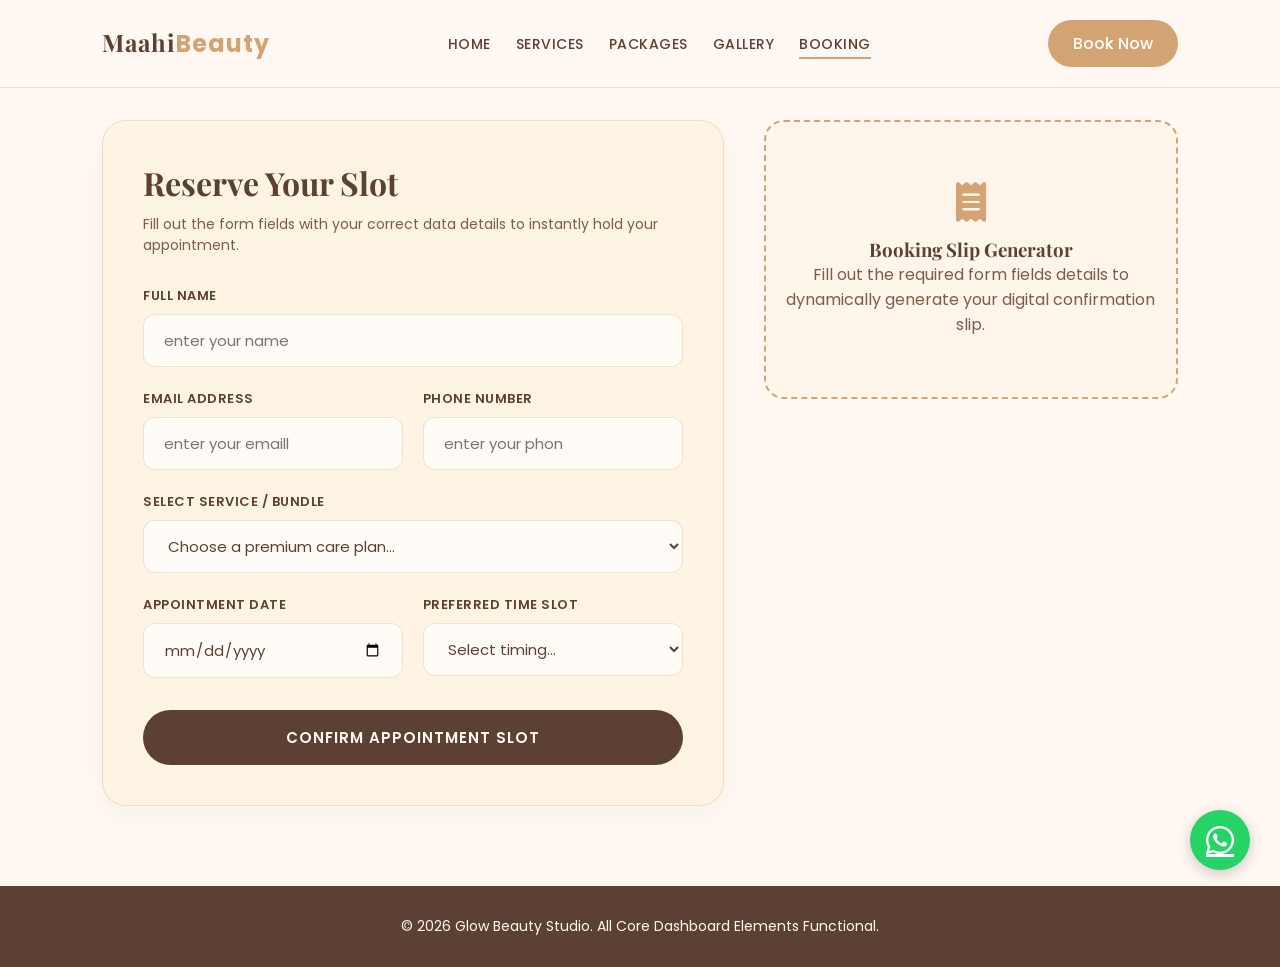
<file: booking.html>
<!DOCTYPE html>
<html lang="en">
<head>
    <meta charset="UTF-8">
    <meta name="viewport" content="width=device-width, initial-scale=1.0">
    <title>Book an Appointment | Glow Beauty Studio</title>
    <!-- Google Fonts & FontAwesome -->
    <link href="https://fonts.googleapis.com/css2?family=Playfair+Display:ital,wght=0,400..900;1,400..900&family=Poppins:wght=300;400;500;600;700&display=swap" rel="stylesheet">
    <link rel="stylesheet" href="https://cdnjs.cloudflare.com/ajax/libs/font-awesome/6.4.0/css/all.min.css">
    
    <style>
        /* --- CORE CONFIGURATION & THEME --- */
        :root {
            --bg-color: #FFF8F3;
            --rose-gold: #D4A373;
            --peach: #FFD6BA;
            --cream: #FAEDCD;
            --dark-brown: #5C4033;
            --glass-bg: rgba(250, 237, 205, 0.4);
            --glass-border: rgba(212, 163, 115, 0.3);
            --white: #ffffff;
            --transition: all 0.4s ease;
        }

        * {
            margin: 0;
            padding: 0;
            box-sizing: border-box;
            font-family: 'Poppins', sans-serif;
        }

        html {
            scroll-behavior: smooth;
        }

        body {
            background-color: var(--bg-color);
            color: var(--dark-brown);
            overflow-x: hidden;
        }

        h1, h2, h3, h4, .brand-logo {
            font-family: 'Playfair Display', serif;
            color: var(--dark-brown);
        }

        /* --- SCROLL PROGRESS BAR --- */
        #progress-bar {
            position: fixed;
            top: 0;
            left: 0;
            height: 4px;
            background: linear-gradient(to right, var(--rose-gold), var(--dark-brown));
            width: 0%;
            z-index: 9999;
        }

        /* --- NAVIGATION BAR --- */
        .navbar {
            position: fixed;
            top: 0;
            left: 0;
            width: 100%;
            padding: 20px 8%;
            background: rgba(255, 248, 243, 0.9);
            backdrop-filter: blur(10px);
            display: flex;
            justify-content: space-between;
            align-items: center;
            z-index: 1000;
            border-bottom: 1px solid var(--glass-border);
        }

        .brand-logo {
            font-size: 24px;
            font-weight: 700;
            letter-spacing: 1px;
        }

        .brand-logo span {
            color: var(--rose-gold);
        }

        .nav-links {
            display: flex;
            list-style: none;
            gap: 25px;
        }

        .nav-links a {
            font-size: 14px;
            font-weight: 500;
            text-transform: uppercase;
            letter-spacing: 0.5px;
            transition: var(--transition);
            position: relative;
            text-decoration: none;
            color: inherit;
        }

        .nav-links a::after {
            content: '';
            position: absolute;
            bottom: -5px;
            left: 0;
            width: 0;
            height: 2px;
            background-color: var(--rose-gold);
            transition: var(--transition);
        }

        .nav-links a:hover::after, .nav-links a.active::after {
            width: 100%;
        }

        .nav-links a:hover {
            color: var(--rose-gold);
        }

        .cta-btn {
            background-color: var(--rose-gold);
            color: var(--white);
            padding: 10px 24px;
            border-radius: 30px;
            font-weight: 500;
            border: 1px solid transparent;
            transition: var(--transition);
            text-decoration: none;
        }

        /* --- BOOKING LAYOUT WRAPPER --- */
        .booking-section {
            padding: 120px 8% 80px 8%;
            display: grid;
            grid-template-columns: 1.2fr 0.8fr;
            gap: 40px;
            align-items: start;
        }

        @media (max-width: 992px) {
            .booking-section {
                grid-template-columns: 1fr;
            }
        }

        /* --- FORM CONTAINER STYLING --- */
        .booking-card {
            background: var(--glass-bg);
            backdrop-filter: blur(15px);
            -webkit-backdrop-filter: blur(15px);
            border: 1px solid var(--glass-border);
            border-radius: 24px;
            padding: 40px;
            box-shadow: 0 10px 30px rgba(92, 64, 51, 0.04);
        }

        .booking-card h2 {
            font-size: 32px;
            margin-bottom: 10px;
        }

        .booking-card p {
            font-size: 14px;
            color: #7c5c4c;
            margin-bottom: 30px;
        }

        .form-group {
            margin-bottom: 22px;
        }

        .form-group label {
            display: block;
            font-size: 13px;
            font-weight: 600;
            text-transform: uppercase;
            letter-spacing: 0.5px;
            margin-bottom: 8px;
            color: var(--dark-brown);
        }

        .form-group input, .form-group select {
            width: 100%;
            padding: 14px 20px;
            border-radius: 12px;
            border: 1px solid var(--glass-border);
            background-color: rgba(255, 255, 255, 0.7);
            font-size: 15px;
            color: var(--dark-brown);
            outline: none;
            transition: var(--transition);
        }

        .form-group input:focus, .form-group select:focus {
            border-color: var(--rose-gold);
            background-color: var(--white);
            box-shadow: 0 0 10px rgba(212, 163, 115, 0.15);
        }

        .form-row {
            display: grid;
            grid-template-columns: 1fr 1fr;
            gap: 20px;
        }

        @media (max-width: 576px) {
            .form-row {
                grid-template-columns: 1fr;
            }
        }

        .submit-booking-btn {
            width: 100%;
            background-color: var(--dark-brown);
            color: var(--bg-color);
            border: none;
            padding: 16px;
            border-radius: 30px;
            font-size: 15px;
            font-weight: 600;
            text-transform: uppercase;
            letter-spacing: 1px;
            cursor: pointer;
            transition: var(--transition);
            margin-top: 10px;
        }

        .submit-booking-btn:hover {
            background-color: var(--rose-gold);
            color: var(--white);
            box-shadow: 0 5px 20px rgba(212, 163, 115, 0.3);
        }

        /* --- DYNAMIC DIGITAL RECEIPT SLIP --- */
        .receipt-container {
            background-color: var(--white);
            border: 1px solid var(--glass-border);
            border-radius: 20px;
            padding: 35px;
            box-shadow: 0 15px 35px rgba(92, 64, 51, 0.06);
            position: relative;
            display: none; /* Hidden until form submission */
            animation: slideIn 0.5s ease forwards;
        }

        @keyframes slideIn {
            from { opacity: 0; transform: translateY(20px); }
            to { opacity: 1; transform: translateY(0); }
        }

        /* Jagged bottom effect mimicking real receipt paper texture */
        .receipt-container::after {
            content: "";
            position: absolute;
            bottom: -10px;
            left: 0;
            width: 100%;
            height: 100%;
            background-image: linear-gradient(-45deg, var(--bg-color) 5px, transparent 0), linear-gradient(45deg, var(--bg-color) 5px, transparent 0);
            background-size: 10px 10px;
            background-repeat: repeat-x;
            background-position: bottom;
            pointer-events: none;
            z-index: 1;
        }

        .receipt-header {
            text-align: center;
            border-bottom: 2px dashed var(--peach);
            padding-bottom: 20px;
            margin-bottom: 20px;
        }

        .receipt-header h3 {
            font-size: 24px;
            letter-spacing: 0.5px;
        }

        .receipt-header p {
            font-size: 12px;
            color: #7c5c4c;
            text-transform: uppercase;
        }

        .receipt-row {
            display: flex;
            justify-content: space-between;
            margin-bottom: 14px;
            font-size: 14px;
        }

        .receipt-row label {
            color: #7c5c4c;
            font-weight: 500;
        }

        .receipt-row span {
            font-weight: 600;
            color: var(--dark-brown);
        }

        .receipt-total {
            border-top: 2px dashed var(--peach);
            margin-top: 20px;
            padding-top: 20px;
            display: flex;
            justify-content: space-between;
            align-items: center;
        }

        .receipt-total h4 {
            font-size: 18px;
            text-transform: uppercase;
        }

        .receipt-total .price-tag {
            font-size: 22px;
            font-weight: 700;
            color: var(--rose-gold);
        }

        .success-badge {
            background-color: #e8f5e9;
            color: #2e7d32;
            padding: 6px 16px;
            border-radius: 20px;
            font-size: 12px;
            font-weight: 600;
            display: inline-block;
            margin-bottom: 15px;
        }

        /* Placeholder layout state when no receipt is generated */
        .receipt-placeholder {
            background: rgba(250, 237, 205, 0.2);
            border: 2px dashed var(--rose-gold);
            border-radius: 20px;
            padding: 60px 20px;
            text-align: center;
            color: #7c5c4c;
        }

        .receipt-placeholder i {
            font-size: 40px;
            color: var(--rose-gold);
            margin-bottom: 15px;
        }

        /* --- FLOATING UTILITIES --- */
        .whatsapp-float {
            position: fixed;
            bottom: 30px;
            right: 30px;
            background-color: #25d366;
            color: white;
            width: 60px;
            height: 60px;
            border-radius: 50%;
            display: flex;
            align-items: center;
            justify-content: center;
            font-size: 32px;
            box-shadow: 0 4px 15px rgba(0,0,0,0.2);
            z-index: 999;
        }

        /* --- FOOTER --- */
        footer {
            background-color: var(--dark-brown);
            color: var(--bg-color);
            padding: 30px 8%;
            text-align: center;
            font-size: 14px;
        }
    </style>
</head>
<body>

    <!-- Scroll Progress Bar -->
    <div id="progress-bar"></div>

    <!-- Navbar -->
    <nav class="navbar">
        <div class="brand-logo">Maahi<span>Beauty</span></div>
        <ul class="nav-links">
            <li><a href="index.html">Home</a></li>
            <li><a href="services.html">Services</a></li>
            <li><a href="packages.html">Packages</a></li>
            <li><a href="gallery.html">Gallery</a></li>
            <li><a href="booking.html" class="active">Booking</a></li>
        </ul>
        <a href="#" class="cta-btn">Book Now</a>
    </nav>

    <!-- Booking Main Core Layout -->
    <section class="booking-section">
        
        <!-- Form Left Block -->
        <div class="booking-card">
            <h2>Reserve Your Slot</h2>
            <p>Fill out the form fields with your correct data details to instantly hold your appointment.</p>
            
            <form id="appointmentForm" onsubmit="generateReceipt(event)">
                <div class="form-group">
                    <label for="fullName">Full Name</label>
                    <input type="text" id="fullName" placeholder="enter your name" required>
                </div>

                <div class="form-row">
                    <div class="form-group">
                        <label for="emailAddr">Email Address</label>
                        <input type="email" id="emailAddr" placeholder="enter your emaill" required>
                    </div>
                    <div class="form-group">
                        <label for="phoneNum">Phone Number</label>
                        <input type="tel" id="phoneNum" placeholder="enter your phon" required>
                    </div>
                </div>

                <div class="form-group">
                    <label for="serviceSelect">Select Service / Bundle</label>
                    <select id="serviceSelect" required onchange="updateEstimatedPrice()">
                        <option value="" disabled selected>Choose a premium care plan...</option>
                        <option value="Advanced Hydra Facial" data-price="6,500">Advanced Hydra Facial — Rs. 6,500</option>
                        <option value="Premium Glow Bundle" data-price="9,990">Premium Glow Bundle — Rs. 9,990</option>
                        <option value="Royal Elite Bridal Glam" data-price="45,000">Royal Elite Bridal Glam — Rs. 45,000</option>
                        <option value="Premium Hair Cut & Styling" data-price="4,500">Premium Hair Cut & Styling — Rs. 4,500</option>
                        <option value="Luxury Manicure & Pedicure" data-price="4,000">Luxury Manicure & Pedicure — Rs. 4,000</option>
                    </select>
                </div>

                <div class="form-row">
                    <div class="form-group">
                        <label for="bookDate">Appointment Date</label>
                        <input type="date" id="bookDate" required>
                    </div>
                    <div class="form-group">
                        <label for="bookTime">Preferred Time Slot</label>
                        <select id="bookTime" required>
                            <option value="" disabled selected>Select timing...</option>
                            <option value="12:00 PM - 02:00 PM">12:00 PM - 02:00 PM</option>
                            <option value="02:00 PM - 04:00 PM">02:00 PM - 04:00 PM</option>
                            <option value="04:00 PM - 06:00 PM">04:00 PM - 06:00 PM</option>
                            <option value="06:00 PM - 08:00 PM">06:00 PM - 08:00 PM</option>
                        </select>
                    </div>
                </div>

                <button type="submit" class="submit-booking-btn">Confirm Appointment Slot</button>
            </form>
        </div>

        <!-- Receipt Right Block -->
        <div>
            <!-- Default Placeholder State -->
            <div class="receipt-placeholder" id="placeholder-box">
                <i class="fa-solid fa-receipt"></i>
                <h3>Booking Slip Generator</h3>
                <p>Fill out the required form fields details to dynamically generate your digital confirmation slip.</p>
            </div>

            <!-- Live Generated Receipt Box -->
            <div class="receipt-container" id="receipt-box">
                <div class="receipt-header">
                    <div class="success-badge"><i class="fa-solid fa-circle-check"></i> Slot Confirmed</div>
                    <h3>Glow Beauty Studio</h3>
                    <p>Karachi, Pakistan • Booking Receipt</p>
                </div>

                <div class="receipt-row">
                    <label>Client Name:</label>
                    <span id="rcpt-name">-</span>
                </div>
                <div class="receipt-row">
                    <label>Phone Line:</label>
                    <span id="rcpt-phone">-</span>
                </div>
                <div class="receipt-row">
                    <label>Chosen Service:</label>
                    <span id="rcpt-service">-</span>
                </div>
                <div class="receipt-row">
                    <label>Selected Date:</label>
                    <span id="rcpt-date">-</span>
                </div>
                <div class="receipt-row">
                    <label>Timing Slot:</label>
                    <span id="rcpt-time">-</span>
                </div>

                <div class="receipt-total">
                    <h4>Total Estimated</h4>
                    <div class="price-tag" id="rcpt-price">Rs. 0</div>
                </div>
                
                <p style="font-size:11px; text-align:center; color:#7c5c4c; margin-top:25px; font-style:italic;">
                    Please present a screenshot of this receipt slip at the reception desk on arrival.
                </p>
            </div>
        </div>

    </section>

    <!-- Floating WhatsApp Widget -->
    <a href="https://wa.me/1234567890" class="whatsapp-float" target="_blank">
        <i class="fa-brands fa-whatsapp"></i>
    </a>

    <!-- Footer -->
    <footer>
        &copy; 2026 Glow Beauty Studio. All Core Dashboard Elements Functional.
    </footer>

    <!-- INTERACTIVE JAVASCRIPT LOGIC -->
    <script>
        // Scroll Progress Bar
        window.onscroll = function() {
            let winScroll = document.body.scrollTop || document.documentElement.scrollTop;
            let height = document.documentElement.scrollHeight - document.documentElement.clientHeight;
            let scrolled = (winScroll / height) * 100;
            document.getElementById("progress-bar").style.width = scrolled + "%";
        };

        // Date Picker Validation (Disable Old History Past Dates)
        const today = new Date().toISOString().split('T')[0];
        document.getElementById('bookDate').setAttribute('min', today);

        // Form Event Handler to Generate Custom Digital Receipt
        function generateReceipt(e) {
            e.preventDefault(); // Stop page reload

            // Extract Values from Inputs
            const name = document.getElementById('fullName').value;
            const phone = document.getElementById('phoneNum').value;
            const serviceSelect = document.getElementById('serviceSelect');
            const service = serviceSelect.value;
            const price = serviceSelect.options[serviceSelect.selectedIndex].getAttribute('data-price');
            const date = document.getElementById('bookDate').value;
            const time = document.getElementById('bookTime').value;

            // Inject values into the Digital Receipt Card
            document.getElementById('rcpt-name').innerText = name;
            document.getElementById('rcpt-phone').innerText = phone;
            document.getElementById('rcpt-service').innerText = service;
            document.getElementById('rcpt-date').innerText = date;
            document.getElementById('rcpt-time').innerText = time;
            document.getElementById('rcpt-price').innerText = "Rs. " + price;

            // Toggle Layout Blocks Visibility
            document.getElementById('placeholder-box').style.display = 'none';
            document.getElementById('receipt-box').style.display = 'block';

            // Smooth Scroll view directly to the generated Receipt on smaller viewports
            if(window.innerWidth <= 992) {
                document.getElementById('receipt-box').scrollIntoView({ behavior: 'smooth' });
            }
        }
    </script>
</body>
</html>
</file>
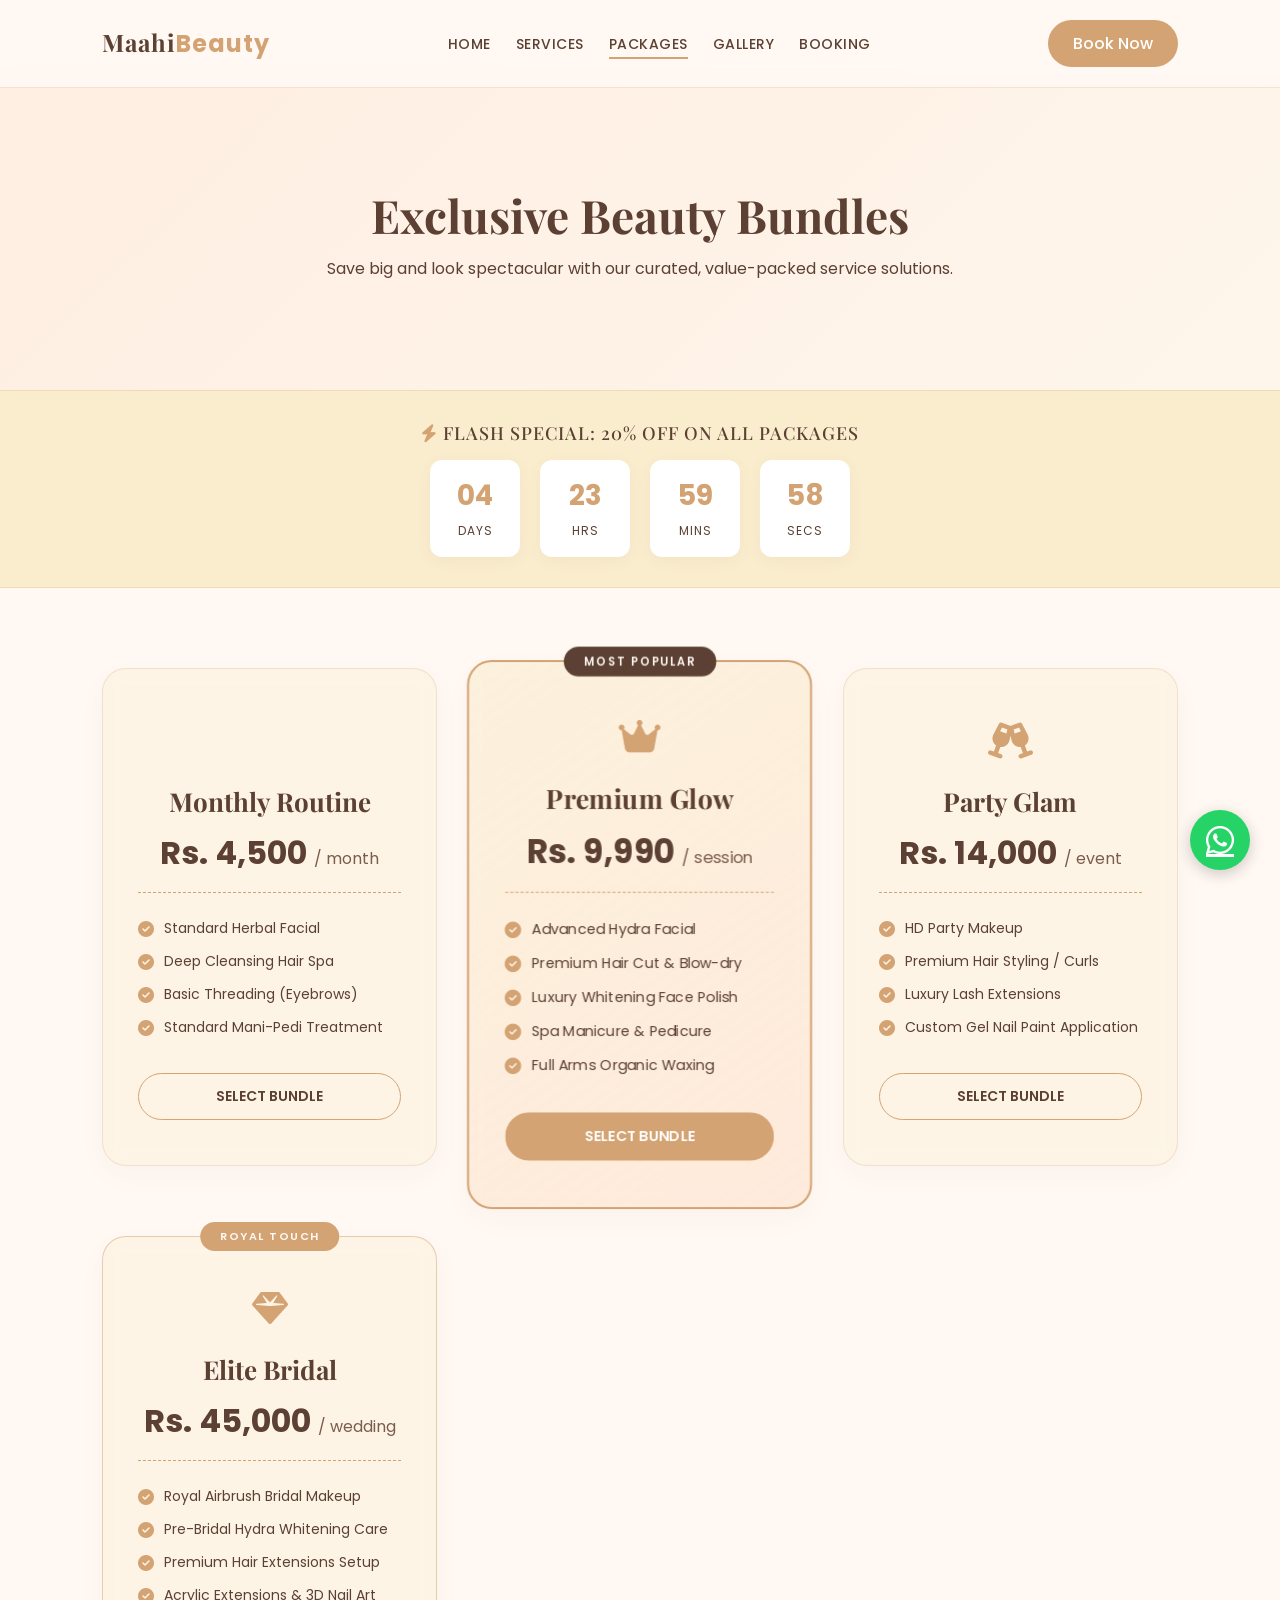
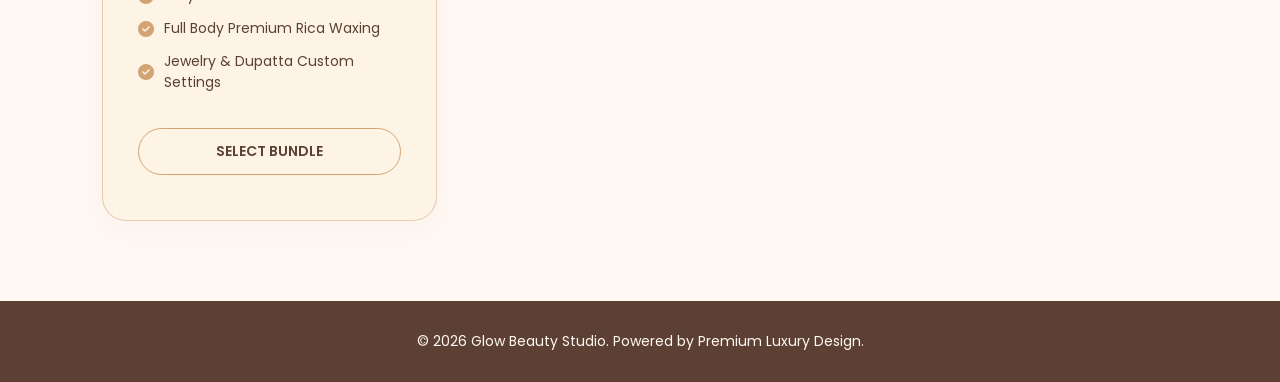
<file: packages.html>
<!DOCTYPE html>
<html lang="en">
<head>
    <meta charset="UTF-8">
    <meta name="viewport" content="width=device-width, initial-scale=1.0">
    <title>Premium Packages & Pricing | Glow Beauty Studio</title>
    <!-- Google Fonts & FontAwesome -->
    <link href="https://fonts.googleapis.com/css2?family=Playfair+Display:ital,wght=0,400..900;1,400..900&family=Poppins:wght=300;400;500;600;700&display=swap" rel="stylesheet">
    <link rel="stylesheet" href="https://cdnjs.cloudflare.com/ajax/libs/font-awesome/6.4.0/css/all.min.css">
    
    <style>
        /* --- CORE CONFIGURATION & THEME (Perfect Consistency) --- */
        :root {
            --bg-color: #FFF8F3;
            --rose-gold: #D4A373;
            --peach: #FFD6BA;
            --cream: #FAEDCD;
            --dark-brown: #5C4033;
            --glass-bg: rgba(250, 237, 205, 0.35);
            --glass-border: rgba(212, 163, 115, 0.25);
            --white: #ffffff;
            --transition: all 0.3s ease-in-out;
        }

        * {
            margin: 0;
            padding: 0;
            box-sizing: border-box;
            font-family: 'Poppins', sans-serif;
        }

        html {
            scroll-behavior: smooth;
        }

        body {
            background-color: var(--bg-color);
            color: var(--dark-brown);
            overflow-x: hidden;
        }

        h1, h2, h3, .brand-logo, .package-title {
            font-family: 'Playfair Display', serif;
            color: var(--dark-brown);
        }

        /* --- SCROLL PROGRESS BAR --- */
        #progress-bar {
            position: fixed;
            top: 0;
            left: 0;
            height: 4px;
            background: linear-gradient(to right, var(--rose-gold), var(--dark-brown));
            width: 0%;
            z-index: 9999;
        }

        /* --- NAVIGATION BAR --- */
        .navbar {
            position: fixed;
            top: 0;
            left: 0;
            width: 100%;
            padding: 20px 8%;
            background: rgba(255, 248, 243, 0.9);
            backdrop-filter: blur(10px);
            display: flex;
            justify-content: space-between;
            align-items: center;
            z-index: 1000;
            border-bottom: 1px solid var(--glass-border);
        }

        .brand-logo {
            font-size: 24px;
            font-weight: 700;
            letter-spacing: 1px;
        }

        .brand-logo span {
            color: var(--rose-gold);
        }

        .nav-links {
            display: flex;
            list-style: none;
            gap: 25px;
        }

        .nav-links a {
            font-size: 14px;
            font-weight: 500;
            text-transform: uppercase;
            letter-spacing: 0.5px;
            transition: var(--transition);
            position: relative;
            text-decoration: none;
            color: inherit;
        }

        .nav-links a::after {
            content: '';
            position: absolute;
            bottom: -5px;
            left: 0;
            width: 0;
            height: 2px;
            background-color: var(--rose-gold);
            transition: var(--transition);
        }

        .nav-links a:hover::after, .nav-links a.active::after {
            width: 100%;
        }

        .nav-links a:hover {
            color: var(--rose-gold);
        }

        .cta-btn {
            background-color: var(--rose-gold);
            color: var(--white);
            padding: 10px 24px;
            border-radius: 30px;
            font-weight: 500;
            border: 1px solid transparent;
            transition: var(--transition);
            text-decoration: none;
        }

        .cta-btn:hover {
            background-color: transparent;
            border-color: var(--rose-gold);
            color: var(--dark-brown);
        }

        /* --- HERO SECTION --- */
        .packages-hero {
            height: 35vh;
            display: flex;
            flex-direction: column;
            justify-content: center;
            align-items: center;
            text-align: center;
            background: linear-gradient(135deg, rgba(255,214,186,0.3) 0%, rgba(250,237,205,0.2) 100%);
            margin-top: 75px;
            padding: 0 20px;
        }

        .packages-hero h1 {
            font-size: 46px;
            margin-bottom: 10px;
        }

        /* --- MODERN FEATURE: OFFERS COUNTDOWN --- */
        .countdown-section {
            background-color: var(--cream);
            padding: 30px 8%;
            text-align: center;
            border-top: 1px solid var(--glass-border);
            border-bottom: 1px solid var(--glass-border);
        }

        .countdown-container {
            display: flex;
            justify-content: center;
            gap: 20px;
            margin-top: 15px;
        }

        .countdown-box {
            background: var(--white);
            padding: 15px 25px;
            border-radius: 12px;
            min-width: 90px;
            box-shadow: 0 4px 15px rgba(92, 64, 51, 0.05);
        }

        .countdown-box span {
            font-size: 28px;
            font-weight: 700;
            color: var(--rose-gold);
            display: block;
        }

        .countdown-box label {
            font-size: 12px;
            text-transform: uppercase;
            letter-spacing: 1px;
            color: var(--dark-brown);
        }

        /* --- PRICING GRID & CARDS --- */
        .packages-section {
            padding: 80px 8%;
        }

        .pricing-grid {
            display: grid;
            grid-template-columns: repeat(auto-fit, minmax(280px, 1fr));
            gap: 35px;
            align-items: start;
        }

        .pricing-card {
            background: var(--glass-bg);
            backdrop-filter: blur(10px);
            -webkit-backdrop-filter: blur(10px);
            border: 1px solid var(--glass-border);
            border-radius: 24px;
            padding: 45px 35px;
            text-align: center;
            position: relative;
            transition: var(--transition);
            box-shadow: 0 10px 30px rgba(92, 64, 51, 0.03);
        }

        /* Featured / Premium Highlight layout */
        .pricing-card.featured {
            background: linear-gradient(145deg, rgba(250,237,205,0.6) 0%, rgba(255,214,186,0.4) 100%);
            border: 2px solid var(--rose-gold);
            transform: scale(1.03);
        }

        @media (max-width: 992px) {
            .pricing-card.featured {
                transform: scale(1);
            }
        }

        .badge {
            position: absolute;
            top: -15px;
            left: 50%;
            transform: translateX(-50%);
            background: var(--dark-brown);
            color: var(--bg-color);
            padding: 6px 20px;
            border-radius: 20px;
            font-size: 11px;
            text-transform: uppercase;
            letter-spacing: 1.5px;
            font-weight: 600;
        }

        .package-icon {
            font-size: 36px;
            color: var(--rose-gold);
            margin-bottom: 15px;
        }

        .package-title {
            font-size: 26px;
            margin-bottom: 10px;
        }

        .package-price {
            font-size: 32px;
            font-weight: 700;
            color: var(--dark-brown);
            margin-bottom: 25px;
            border-bottom: 1px dashed var(--rose-gold);
            padding-bottom: 15px;
        }

        .package-price span {
            font-size: 16px;
            font-weight: 400;
            color: #7c5c4c;
        }

        .package-features {
            list-style: none;
            text-align: left;
            margin-bottom: 35px;
        }

        .package-features li {
            font-size: 14px;
            margin-bottom: 12px;
            color: #5c4033;
            display: flex;
            align-items: center;
            gap: 10px;
        }

        .package-features li i {
            color: var(--rose-gold);
            font-size: 16px;
        }

        .package-btn {
            display: block;
            width: 100%;
            background-color: transparent;
            color: var(--dark-brown);
            border: 1px solid var(--rose-gold);
            padding: 12px;
            border-radius: 25px;
            font-weight: 600;
            font-size: 14px;
            text-transform: uppercase;
            cursor: pointer;
            transition: var(--transition);
            text-decoration: none;
        }

        .package-btn:hover, .pricing-card.featured .package-btn {
            background-color: var(--rose-gold);
            color: var(--white);
            border-color: transparent;
        }

        .pricing-card.featured .package-btn:hover {
            background-color: var(--dark-brown);
        }

        /* --- FLOATING UTILITIES --- */
        .whatsapp-float {
            position: fixed;
            bottom: 30px;
            right: 30px;
            background-color: #25d366;
            color: white;
            width: 60px;
            height: 60px;
            border-radius: 50%;
            display: flex;
            align-items: center;
            justify-content: center;
            font-size: 32px;
            box-shadow: 0 4px 15px rgba(0,0,0,0.2);
            z-index: 999;
            transition: var(--transition);
        }

        /* --- FOOTER --- */
        footer {
            background-color: var(--dark-brown);
            color: var(--bg-color);
            padding: 30px 8%;
            text-align: center;
            font-size: 14px;
        }
    </style>
</head>
<body>

    <!-- Scroll Progress Bar -->
    <div id="progress-bar"></div>

    <!-- Navbar -->
    <nav class="navbar">
        <div class="brand-logo">Maahi<span>Beauty</span></div>
        <ul class="nav-links">
            <li><a href="index.html">Home</a></li>
            <li><a href="services.html">Services</a></li>
            <li><a href="packages.html" class="active">Packages</a></li>
            <li><a href="gallery.html">Gallery</a></li>
            <li><a href="booking.html">Booking</a></li>
        </ul>
        <a href="#" class="cta-btn">Book Now</a>
    </nav>

    <!-- Hero Section -->
    <section class="packages-hero">
        <h1>Exclusive Beauty Bundles</h1>
        <p>Save big and look spectacular with our curated, value-packed service solutions.</p>
    </section>

    <!-- Beauty Offers Countdown Timer Section -->
    <section class="countdown-section">
        <h3 style="font-weight: 500; font-size:18px; letter-spacing: 1px;"><i class="fa-solid fa-bolt" style="color: var(--rose-gold);"></i> FLASH SPECIAL: 20% OFF ON ALL PACKAGES</h3>
        <div class="countdown-container">
            <div class="countdown-box">
                <span id="days">00</span>
                <label>Days</label>
            </div>
            <div class="countdown-box">
                <span id="hours">00</span>
                <label>Hrs</label>
            </div>
            <div class="countdown-box">
                <span id="minutes">00</span>
                <label>Mins</label>
            </div>
            <div class="countdown-box">
                <span id="seconds">00</span>
                <label>Secs</label>
            </div>
        </div>
    </section>

    <!-- Pricing Cards Section -->
    <section class="packages-section">
        <div class="pricing-grid">
            
            <!-- 1. Monthly Package -->
            <div class="pricing-card">
                <div class="package-icon"><i class="fa-solid fa-calendar-heart"></i></div>
                <h3 class="package-title">Monthly Routine</h3>
                <div class="package-price">Rs. 4,500 <span>/ month</span></div>
                <ul class="package-features">
                    <li><i class="fa-solid fa-circle-check"></i> Standard Herbal Facial</li>
                    <li><i class="fa-solid fa-circle-check"></i> Deep Cleansing Hair Spa</li>
                    <li><i class="fa-solid fa-circle-check"></i> Basic Threading (Eyebrows)</li>
                    <li><i class="fa-solid fa-circle-check"></i> Standard Mani-Pedi Treatment</li>
                </ul>
                

                <a href="booking.html?service=bridal" class="package-btn">Select Bundle</a>
            </div>

            <!-- 2. Premium Package (Most Popular) -->
            <div class="pricing-card featured">
                <div class="badge">Most Popular</div>
                <div class="package-icon"><i class="fa-solid fa-crown"></i></div>
                <h3 class="package-title">Premium Glow</h3>
                <div class="package-price">Rs. 9,990 <span>/ session</span></div>
                <ul class="package-features">
                    <li><i class="fa-solid fa-circle-check"></i> Advanced Hydra Facial</li>
                    <li><i class="fa-solid fa-circle-check"></i> Premium Hair Cut & Blow-dry</li>
                    <li><i class="fa-solid fa-circle-check"></i> Luxury Whitening Face Polish</li>
                    <li><i class="fa-solid fa-circle-check"></i> Spa Manicure & Pedicure</li>
                    <li><i class="fa-solid fa-circle-check"></i> Full Arms Organic Waxing</li>
                </ul>
                
<a href="booking.html?service=bridal" class="package-btn">Select Bundle</a>
            </div>

            <!-- 3. Party Package -->
            <div class="pricing-card">
                <div class="package-icon"><i class="fa-solid fa-champagne-glasses"></i></div>
                <h3 class="package-title">Party Glam</h3>
                <div class="package-price">Rs. 14,000 <span>/ event</span></div>
                <ul class="package-features">
                    <li><i class="fa-solid fa-circle-check"></i> HD Party Makeup</li>
                    <li><i class="fa-solid fa-circle-check"></i> Premium Hair Styling / Curls</li>
                    <li><i class="fa-solid fa-circle-check"></i> Luxury Lash Extensions</li>
                    <li><i class="fa-solid fa-circle-check"></i> Custom Gel Nail Paint Application</li>
                </ul>
              

                <a href="booking.html?service=bridal" class="package-btn">Select Bundle</a>
            </div>

            <!-- 4. Bridal Package -->
            <div class="pricing-card" style="border: 1px solid rgba(212, 163, 115, 0.5);">
                <div class="badge" style="background-color: var(--rose-gold);">Royal Touch</div>
                <div class="package-icon"><i class="fa-solid fa-gem"></i></div>
                <h3 class="package-title">Elite Bridal</h3>
                <div class="package-price">Rs. 45,000 <span>/ wedding</span></div>
                <ul class="package-features">
                    <li><i class="fa-solid fa-circle-check"></i> Royal Airbrush Bridal Makeup</li>
                    <li><i class="fa-solid fa-circle-check"></i> Pre-Bridal Hydra Whitening Care</li>
                    <li><i class="fa-solid fa-circle-check"></i> Premium Hair Extensions Setup</li>
                    <li><i class="fa-solid fa-circle-check"></i> Acrylic Extensions & 3D Nail Art</li>
                    <li><i class="fa-solid fa-circle-check"></i> Full Body Premium Rica Waxing</li>
                    <li><i class="fa-solid fa-circle-check"></i> Jewelry & Dupatta Custom Settings</li>
                </ul>
                

                <a href="booking.html?service=bridal" class="package-btn">Select Bundle</a>
            </div>

        </div>
    </section>

    <!-- Floating WhatsApp Widget -->
    <a href="https://wa.me/1234567890" class="whatsapp-float" target="_blank">
        <i class="fa-brands fa-whatsapp"></i>
    </a>

    <!-- Footer -->
    <footer>
        &copy; 2026 Glow Beauty Studio. Powered by Premium Luxury Design.
    </footer>

    <!-- INTERACTIVE COUNTDOWN LOGIC -->
    <script>
        // Scroll Progress Bar
        window.onscroll = function() {
            let winScroll = document.body.scrollTop || document.documentElement.scrollTop;
            let height = document.documentElement.scrollHeight - document.documentElement.clientHeight;
            let scrolled = (winScroll / height) * 100;
            document.getElementById("progress-bar").style.width = scrolled + "%";
        };

        // Real-Time Countdown Timer (Set to 5 Days from Current Date dynamically)
        let countdownDate = new Date();
        countdownDate.setDate(countdownDate.getDate() + 5); 

        const timer = setInterval(function() {
            let now = new Date().getTime();
            let distance = countdownDate - now;

            let days = Math.floor(distance / (1000 * 60 * 60 * 24));
            let hours = Math.floor((distance % (1000 * 60 * 60 * 24)) / (1000 * 60 * 60));
            let minutes = Math.floor((distance % (1000 * 60 * 60)) / (1000 * 60));
            let seconds = Math.floor((distance % (1000 * 60)) / 1000);

            document.getElementById("days").innerHTML = days < 10 ? "0" + days : days;
            document.getElementById("hours").innerHTML = hours < 10 ? "0" + hours : hours;
            document.getElementById("minutes").innerHTML = minutes < 10 ? "0" + minutes : minutes;
            document.getElementById("seconds").innerHTML = seconds < 10 ? "0" + seconds : seconds;

            if (distance < 0) {
                clearInterval(timer);
                document.querySelector(".countdown-section").innerHTML = "<h3>Offer Expired! Stay Tuned for Next Deals.</h3>";
            }
        }, 1000);
    </script>
</body>
</html>
</file>
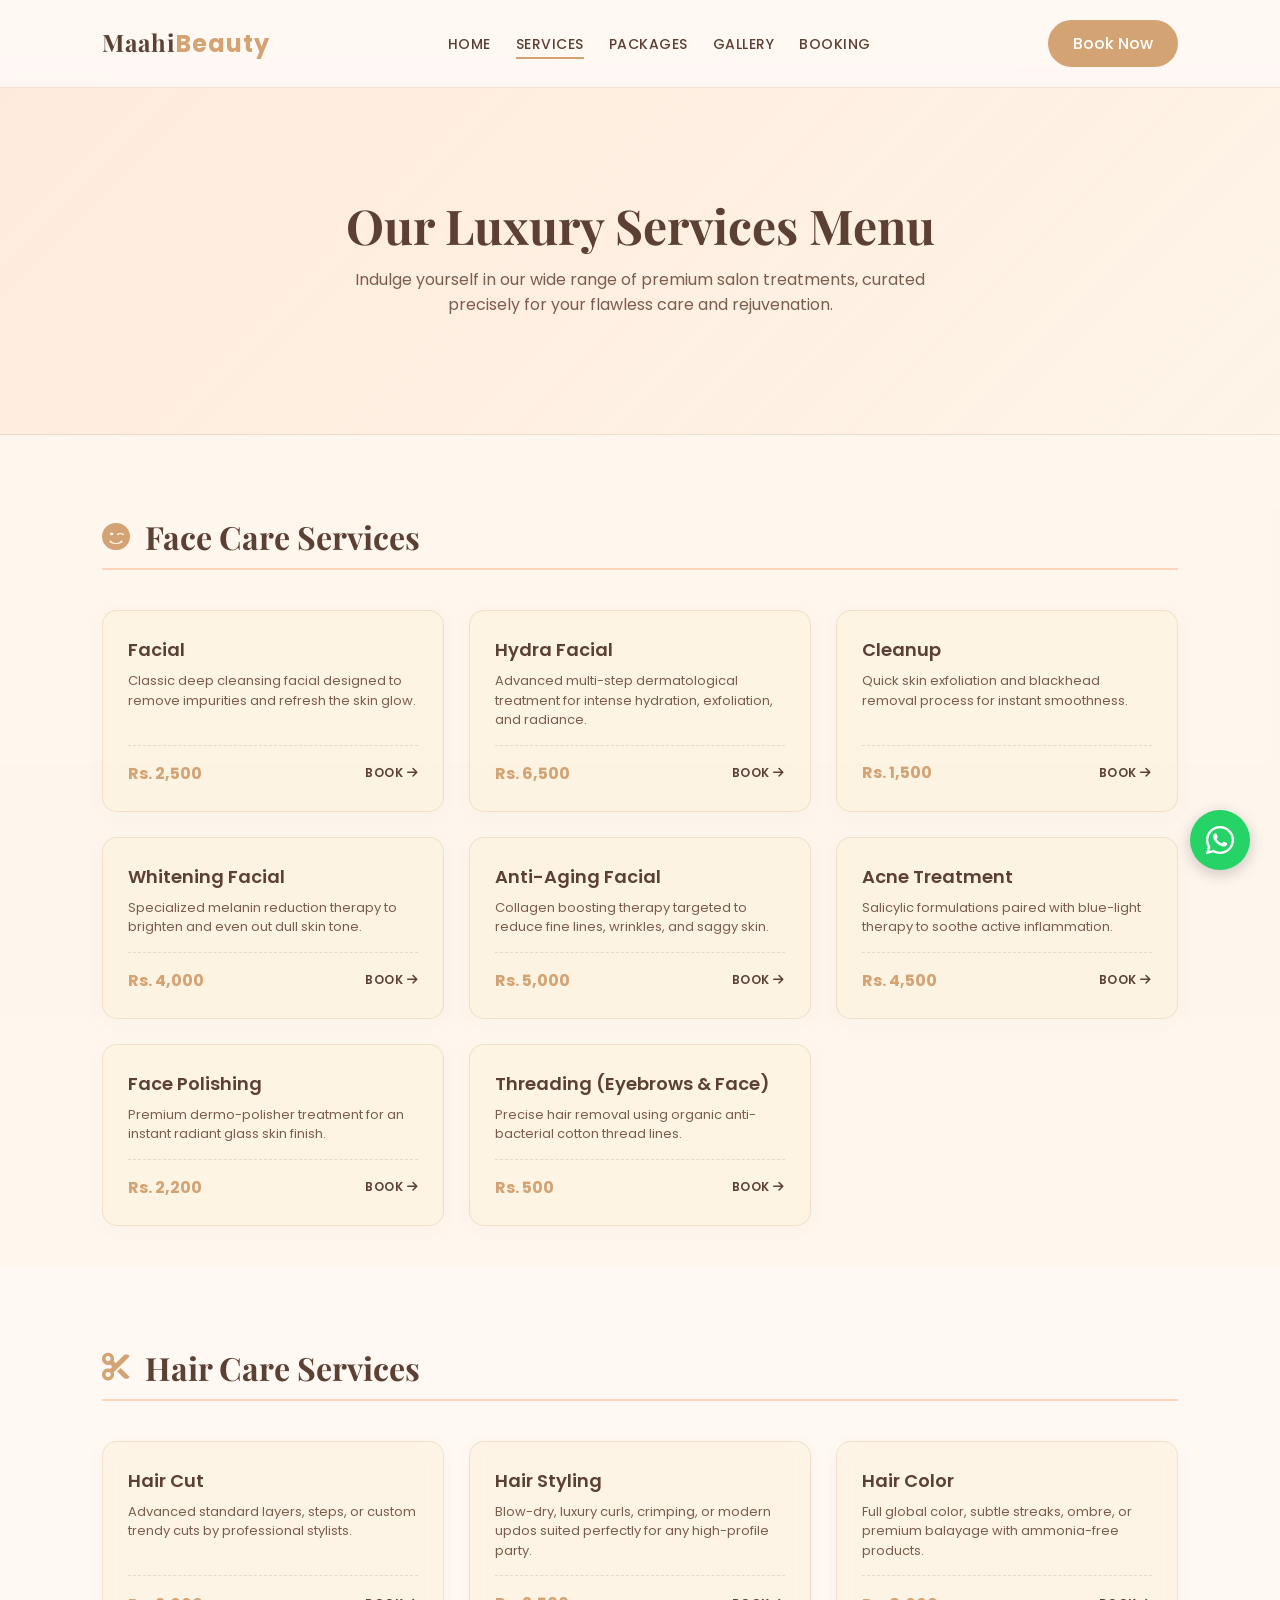
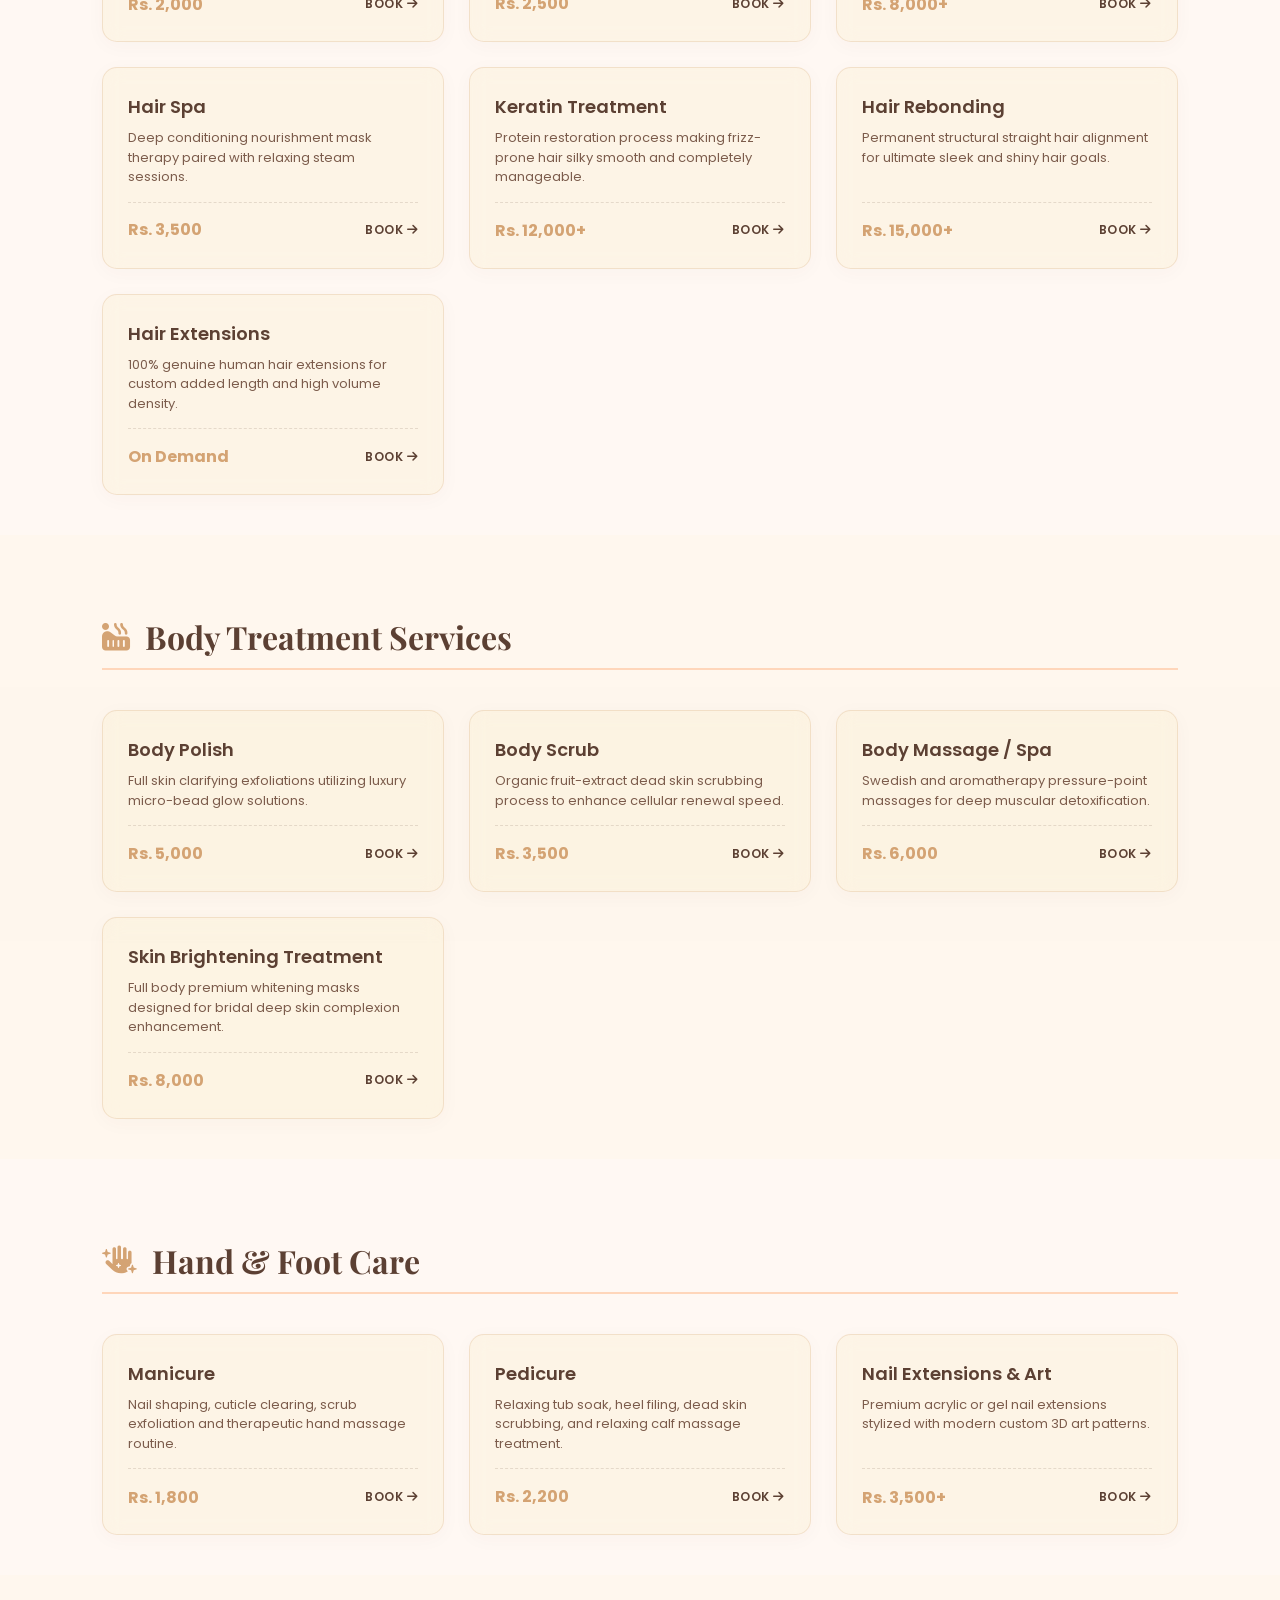
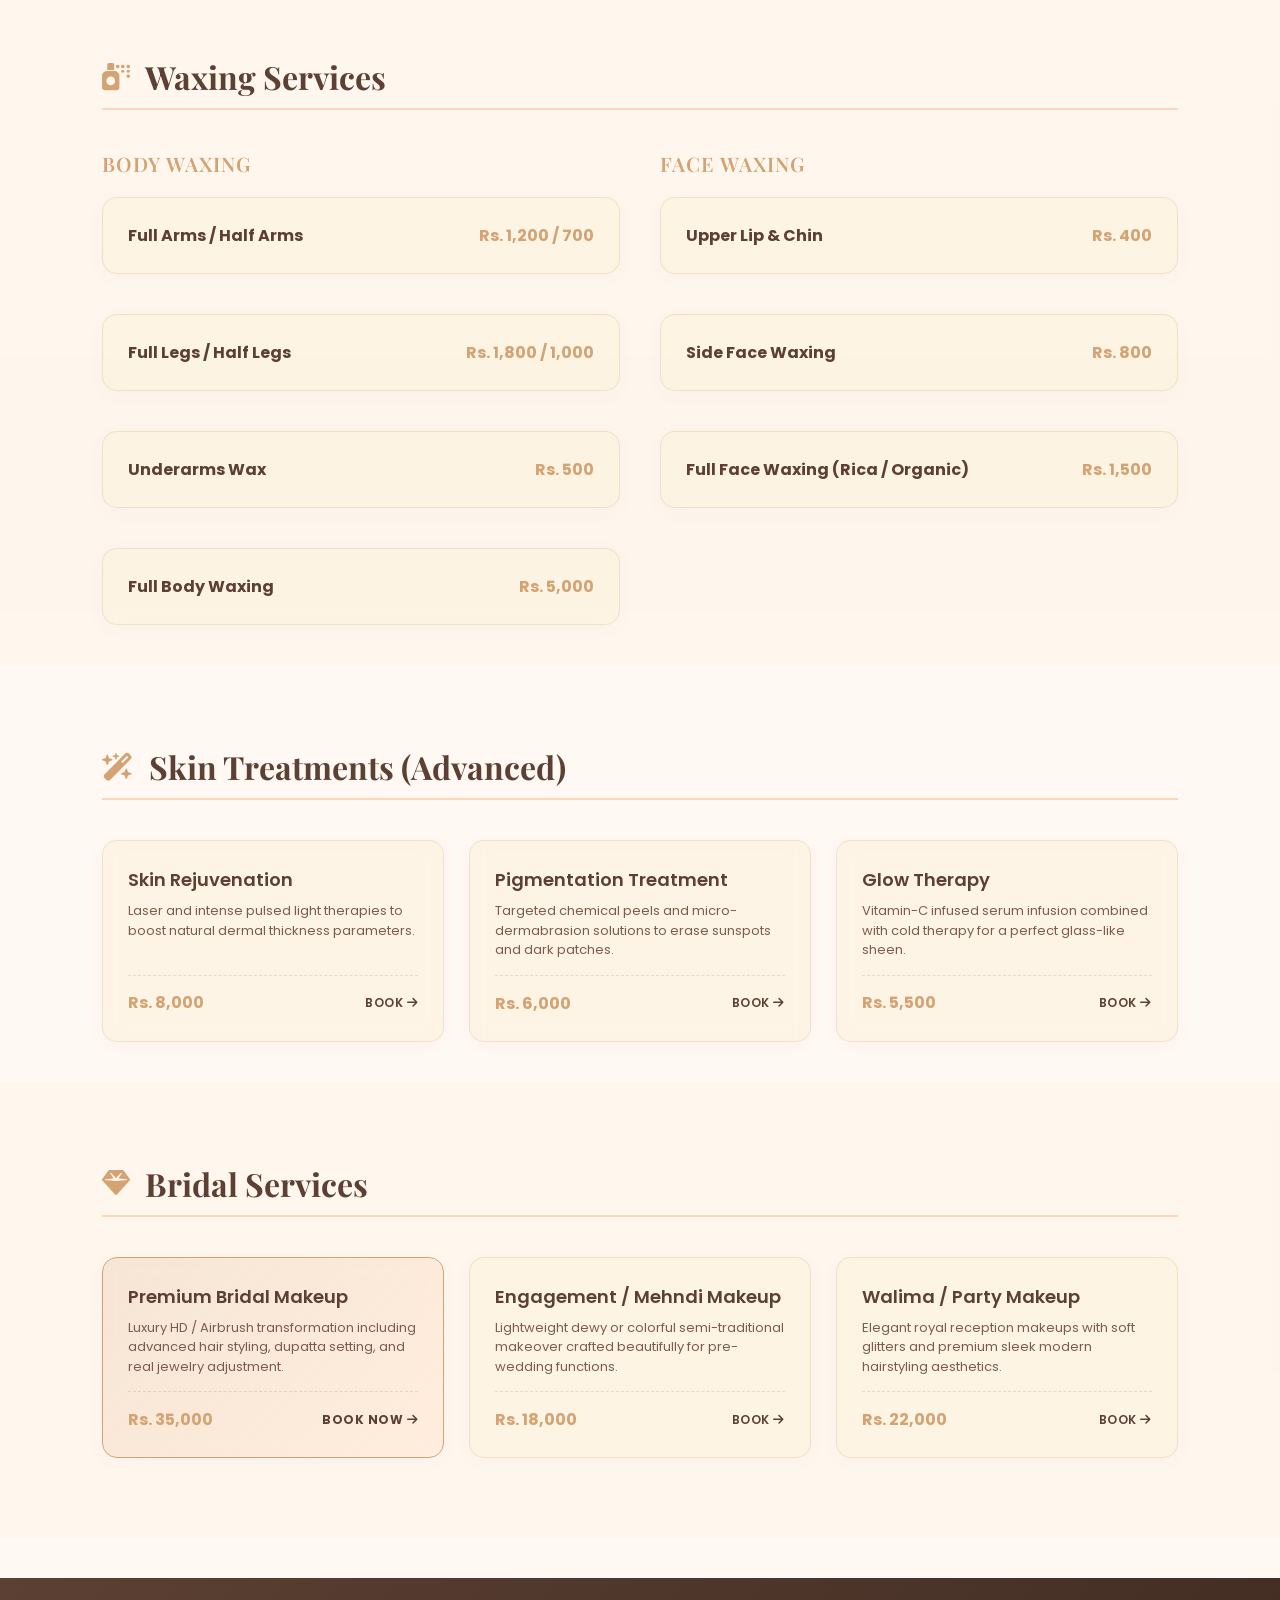
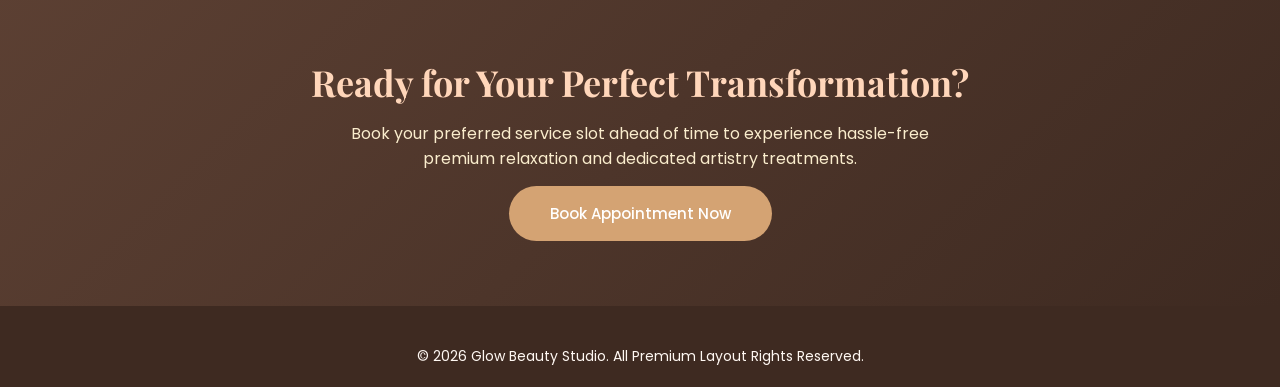
<file: services.html>
<!DOCTYPE html>
<html lang="en">
<head>
    <meta charset="UTF-8">
    <meta name="viewport" content="width=device-width, initial-scale=1.0">
    <title>Our Premium Services | Glow Beauty Studio</title>
    <link href="https://fonts.googleapis.com/css2?family=Playfair+Display:ital,wght=0,400..900;1,400..900&family=Poppins:wght=300;400;500;600;700&display=swap" rel="stylesheet">
    <link rel="stylesheet" href="https://cdnjs.cloudflare.com/ajax/libs/font-awesome/6.4.0/css/all.min.css">
    
    <style>
        /* --- CORE CONFIGURATION & THEME (Matching Home Page) --- */
        :root {
            --bg-color: #FFF8F3;
            --rose-gold: #D4A373;
            --peach: #FFD6BA;
            --cream: #FAEDCD;
            --dark-brown: #5C4033;
            --glass-bg: rgba(250, 237, 205, 0.35);
            --glass-border: rgba(212, 163, 115, 0.25);
            --white: #ffffff;
            --transition: all 0.3s ease-in-out;
        }

        * {
            margin: 0;
            padding: 0;
            box-sizing: border-box;
            font-family: 'Poppins', sans-serif;
        }

        html {
            scroll-behavior: smooth;
        }

        body {
            background-color: var(--bg-color);
            color: var(--dark-brown);
            overflow-x: hidden;
        }

        h1, h2, h3, .brand-logo, .category-title {
            font-family: 'Playfair Display', serif;
            color: var(--dark-brown);
        }

        a {
            text-decoration: none;
            color: inherit;
        }

        /* --- SCROLL PROGRESS BAR --- */
        #progress-bar {
            position: fixed;
            top: 0;
            left: 0;
            height: 4px;
            background: linear-gradient(to right, var(--rose-gold), var(--dark-brown));
            width: 0%;
            z-index: 9999;
        }

        /* --- NAVIGATION BAR --- */
        .navbar {
            position: fixed;
            top: 0;
            left: 0;
            width: 100%;
            padding: 20px 8%;
            background: rgba(255, 248, 243, 0.9);
            backdrop-filter: blur(10px);
            display: flex;
            justify-content: space-between;
            align-items: center;
            z-index: 1000;
            border-bottom: 1px solid var(--glass-border);
        }

        .brand-logo {
            font-size: 24px;
            font-weight: 700;
            letter-spacing: 1px;
        }

        .brand-logo span {
            color: var(--rose-gold);
        }

        .nav-links {
            display: flex;
            list-style: none;
            gap: 25px;
        }

        .nav-links a {
            font-size: 14px;
            font-weight: 500;
            text-transform: uppercase;
            letter-spacing: 0.5px;
            transition: var(--transition);
            position: relative;
        }

        .nav-links a::after {
            content: '';
            position: absolute;
            bottom: -5px;
            left: 0;
            width: 0;
            height: 2px;
            background-color: var(--rose-gold);
            transition: var(--transition);
        }

        .nav-links a:hover::after, .nav-links a.active::after {
            width: 100%;
        }

        .nav-links a:hover {
            color: var(--rose-gold);
        }

        .cta-btn {
            background-color: var(--rose-gold);
            color: var(--white);
            padding: 10px 24px;
            border-radius: 30px;
            font-weight: 500;
            border: 1px solid transparent;
            transition: var(--transition);
        }

        .cta-btn:hover {
            background-color: transparent;
            border-color: var(--rose-gold);
            color: var(--dark-brown);
        }

        /* --- SERVICES HERO SECTION --- */
        .services-hero {
            height: 40vh;
            display: flex;
            flex-direction: column;
            justify-content: center;
            align-items: center;
            text-align: center;
            background: linear-gradient(135deg, rgba(255,214,186,0.4) 0%, rgba(250,237,205,0.3) 100%);
            margin-top: 75px;
            padding: 0 20px;
            border-bottom: 1px solid var(--glass-border);
        }

        .services-hero h1 {
            font-size: 48px;
            margin-bottom: 10px;
        }

        .services-hero p {
            font-size: 16px;
            color: #7c5c4c;
            max-width: 600px;
        }

        /* --- CATEGORIES WRAPPER --- */
        .category-section {
            padding: 80px 8% 40px 8%;
        }

        .category-section:nth-child(even) {
            background-color: rgba(250, 237, 205, 0.15);
        }

        .category-title {
            font-size: 32px;
            margin-bottom: 40px;
            display: flex;
            align-items: center;
            gap: 15px;
            border-bottom: 2px solid var(--peach);
            padding-bottom: 10px;
        }

        .category-title i {
            color: var(--rose-gold);
            font-size: 28px;
        }

        /* --- GRID AND GLASSMORPHISM CARDS --- */
        .items-grid {
            display: grid;
            grid-template-columns: repeat(auto-fit, minmax(280px, 1fr));
            gap: 25px;
        }

        .item-card {
            background: var(--glass-bg);
            backdrop-filter: blur(10px);
            -webkit-backdrop-filter: blur(10px);
            border: 1px solid var(--glass-border);
            border-radius: 15px;
            padding: 25px;
            transition: var(--transition);
            display: flex;
            flex-direction: column;
            justify-content: space-between;
            box-shadow: 0 4px 20px rgba(92, 64, 51, 0.03);
        }

        .item-card:hover {
            transform: translateY(-5px);
            background: rgba(255, 255, 255, 0.8);
            border-color: var(--rose-gold);
            box-shadow: 0 10px 25px rgba(212, 163, 115, 0.15);
        }

        .item-info h4 {
            font-size: 18px;
            font-weight: 600;
            margin-bottom: 8px;
            color: var(--dark-brown);
        }

        .item-info p {
            font-size: 13px;
            color: #7c5c4c;
            line-height: 1.5;
            margin-bottom: 15px;
        }

        .item-footer {
            display: flex;
            justify-content: space-between;
            align-items: center;
            margin-top: auto;
            border-top: 1px dashed rgba(92, 64, 51, 0.15);
            padding-top: 15px;
        }

        .item-price {
            font-weight: 700;
            color: var(--rose-gold);
            font-size: 16px;
        }

        .book-item-btn {
            font-size: 12px;
            text-transform: uppercase;
            font-weight: 600;
            color: var(--dark-brown);
            letter-spacing: 0.5px;
            transition: var(--transition);
        }

        .book-item-btn:hover {
            color: var(--rose-gold);
            letter-spacing: 1px;
        }

        /* --- WAXING SUBSECTIONS --- */
        .waxing-container {
            display: grid;
            grid-template-columns: 1fr 1fr;
            gap: 40px;
        }

        @media (max-width: 768px) {
            .waxing-container {
                grid-template-columns: 1fr;
            }
        }

        .sub-category-title {
            font-size: 20px;
            margin-bottom: 20px;
            font-weight: 600;
            color: var(--rose-gold);
            text-transform: uppercase;
            letter-spacing: 1px;
        }

        /* --- QUICK BOOKING BANNER --- */
        .booking-banner {
            background: linear-gradient(135deg, var(--dark-brown) 0%, #3e2a21 100%);
            color: var(--bg-color);
            text-align: center;
            padding: 80px 8%;
            margin-top: 40px;
        }

        .booking-banner h2 {
            color: var(--peach);
            font-size: 36px;
            margin-bottom: 15px;
        }

        .booking-banner p {
            font-size: 16px;
            max-width: 600px;
            margin: 0 auto 30px auto;
            color: var(--cream);
        }

        /* --- FLOATING UTILITIES --- */
        .whatsapp-float {
            position: fixed;
            bottom: 30px;
            right: 30px;
            background-color: #25d366;
            color: white;
            width: 60px;
            height: 60px;
            border-radius: 50%;
            display: flex;
            align-items: center;
            justify-content: center;
            font-size: 32px;
            box-shadow: 0 4px 15px rgba(0,0,0,0.2);
            z-index: 999;
            transition: var(--transition);
        }

        .whatsapp-float:hover {
            transform: scale(1.1);
        }

        /* --- FOOTER --- */
        footer {
            background-color: #3e2a21;
            color: var(--bg-color);
            padding: 40px 8% 20px 8%;
            text-align: center;
            font-size: 14px;
        }
    </style>
</head>
<body>

    <div id="progress-bar"></div>

    <nav class="navbar">
        <div class="brand-logo">Maahi<span>Beauty</span></div>
        <ul class="nav-links">
            <li><a href="index.html">Home</a></li>
            <li><a href="services.html" class="active">Services</a></li>
            <li><a href="packages.html">Packages</a></li>
            <li><a href="gallery.html">Gallery</a></li>
            <li><a href="booking.html">Booking</a></li>
        </ul>
        <a href="#" class="cta-btn">Book Now</a>
    </nav>

    <section class="services-hero">
        <h1>Our Luxury Services Menu</h1>
        <p>Indulge yourself in our wide range of premium salon treatments, curated precisely for your flawless care and rejuvenation.</p>
    </section>

    <section class="category-section" id="face-care">
        <h2 class="category-title"><i class="fa-solid fa-face-smile-wink"></i> Face Care Services</h2>
        <div class="items-grid">
            <div class="item-card">
                <div class="item-info">
                    <h4>Facial</h4>
                    <p>Classic deep cleansing facial designed to remove impurities and refresh the skin glow.</p>
                </div>
                <div class="item-footer">
                    <span class="item-price">Rs. 2,500</span>
                    <a href="#" class="book-item-btn">Book <i class="fa-solid fa-arrow-right"></i></a>
                </div>
            </div>
            <div class="item-card">
                <div class="item-info">
                    <h4>Hydra Facial</h4>
                    <p>Advanced multi-step dermatological treatment for intense hydration, exfoliation, and radiance.</p>
                </div>
                <div class="item-footer">
                    <span class="item-price">Rs. 6,500</span>
                    <!-- <a href="#" class="book-item-btn">Book <i class="fa-solid fa-arrow-right"></i></a> -->

                    <a href="booking.html?service=hydra" class="book-item-btn">Book <i class="fa-solid fa-arrow-right"></i></a>
                </div>
            </div>
            <div class="item-card">
                <div class="item-info">
                    <h4>Cleanup</h4>
                    <p>Quick skin exfoliation and blackhead removal process for instant smoothness.</p>
                </div>
                <div class="item-footer">
                    <span class="item-price">Rs. 1,500</span>
                    <a href="booking.html?service=hydra" class="book-item-btn">Book <i class="fa-solid fa-arrow-right"></i></a>
                </div>
            </div>
            <div class="item-card">
                <div class="item-info">
                    <h4>Whitening Facial</h4>
                    <p>Specialized melanin reduction therapy to brighten and even out dull skin tone.</p>
                </div>
                <div class="item-footer">
                    <span class="item-price">Rs. 4,000</span>
                    <a href="booking.html?service=hydra" class="book-item-btn">Book <i class="fa-solid fa-arrow-right"></i></a>
                </div>
            </div>
            <div class="item-card">
                <div class="item-info">
                    <h4>Anti-Aging Facial</h4>
                    <p>Collagen boosting therapy targeted to reduce fine lines, wrinkles, and saggy skin.</p>
                </div>
                <div class="item-footer">
                    <span class="item-price">Rs. 5,000</span>
                    <a href="booking.html?service=hydra" class="book-item-btn">Book <i class="fa-solid fa-arrow-right"></i></a>
                </div>
            </div>
            <div class="item-card">
                <div class="item-info">
                    <h4>Acne Treatment</h4>
                    <p>Salicylic formulations paired with blue-light therapy to soothe active inflammation.</p>
                </div>
                <div class="item-footer">
                    <span class="item-price">Rs. 4,500</span>
                    <a href="booking.html?service=hydra" class="book-item-btn">Book <i class="fa-solid fa-arrow-right"></i></a>
                </div>
            </div>
            <div class="item-card">
                <div class="item-info">
                    <h4>Face Polishing</h4>
                    <p>Premium dermo-polisher treatment for an instant radiant glass skin finish.</p>
                </div>
                <div class="item-footer">
                    <span class="item-price">Rs. 2,200</span>
                    <a href="booking.html?service=hydra" class="book-item-btn">Book <i class="fa-solid fa-arrow-right"></i></a>
                </div>
            </div>
            <div class="item-card">
                <div class="item-info">
                    <h4>Threading (Eyebrows & Face)</h4>
                    <p>Precise hair removal using organic anti-bacterial cotton thread lines.</p>
                </div>
                <div class="item-footer">
                    <span class="item-price">Rs. 500</span>
                    <a href="booking.html?service=hydra" class="book-item-btn">Book <i class="fa-solid fa-arrow-right"></i></a>
                </div>
            </div>
        </div>
    </section>

    <section class="category-section" id="hair-care">
        <h2 class="category-title"><i class="fa-solid fa-scissors"></i> Hair Care Services</h2>
        <div class="items-grid">
            <div class="item-card">
                <div class="item-info">
                    <h4>Hair Cut</h4>
                    <p>Advanced standard layers, steps, or custom trendy cuts by professional stylists.</p>
                </div>
                <div class="item-footer">
                    <span class="item-price">Rs. 2,000</span>
                    <a href="booking.html?service=hydra" class="book-item-btn">Book <i class="fa-solid fa-arrow-right"></i></a>
                </div>
            </div>
            <div class="item-card">
                <div class="item-info">
                    <h4>Hair Styling</h4>
                    <p>Blow-dry, luxury curls, crimping, or modern updos suited perfectly for any high-profile party.</p>
                </div>
                <div class="item-footer">
                    <span class="item-price">Rs. 2,500</span>
                    <a href="booking.html?service=hydra" class="book-item-btn">Book <i class="fa-solid fa-arrow-right"></i></a>
                </div>
            </div>
            <div class="item-card">
                <div class="item-info">
                    <h4>Hair Color</h4>
                    <p>Full global color, subtle streaks, ombre, or premium balayage with ammonia-free products.</p>
                </div>
                <div class="item-footer">
                    <span class="item-price">Rs. 8,000+</span>
                    <a href="booking.html?service=hydra" class="book-item-btn">Book <i class="fa-solid fa-arrow-right"></i></a>
                </div>
            </div>
            <div class="item-card">
                <div class="item-info">
                    <h4>Hair Spa</h4>
                    <p>Deep conditioning nourishment mask therapy paired with relaxing steam sessions.</p>
                </div>
                <div class="item-footer">
                    <span class="item-price">Rs. 3,500</span>
                    <a href="booking.html?service=hydra" class="book-item-btn">Book <i class="fa-solid fa-arrow-right"></i></a>
                </div>
            </div>
            <div class="item-card">
                <div class="item-info">
                    <h4>Keratin Treatment</h4>
                    <p>Protein restoration process making frizz-prone hair silky smooth and completely manageable.</p>
                </div>
                <div class="item-footer">
                    <span class="item-price">Rs. 12,000+</span>
                   <a href="booking.html?service=hydra" class="book-item-btn">Book <i class="fa-solid fa-arrow-right"></i></a>
                </div>
            </div>
            <div class="item-card">
                <div class="item-info">
                    <h4>Hair Rebonding</h4>
                    <p>Permanent structural straight hair alignment for ultimate sleek and shiny hair goals.</p>
                </div>
                <div class="item-footer">
                    <span class="item-price">Rs. 15,000+</span>
                    <a href="booking.html?service=hydra" class="book-item-btn">Book <i class="fa-solid fa-arrow-right"></i></a>
                </div>
            </div>
            <div class="item-card">
                <div class="item-info">
                    <h4>Hair Extensions</h4>
                    <p>100% genuine human hair extensions for custom added length and high volume density.</p>
                </div>
                <div class="item-footer">
                    <span class="item-price">On Demand</span>
                    <a href="booking.html?service=hydra" class="book-item-btn">Book <i class="fa-solid fa-arrow-right"></i></a>
                </div>
            </div>
        </div>
    </section>

    <section class="category-section" id="body-treatments">
        <h2 class="category-title"><i class="fa-solid fa-hot-tub-person"></i> Body Treatment Services</h2>
        <div class="items-grid">
            <div class="item-card">
                <div class="item-info">
                    <h4>Body Polish</h4>
                    <p>Full skin clarifying exfoliations utilizing luxury micro-bead glow solutions.</p>
                </div>
                <div class="item-footer">
                    <span class="item-price">Rs. 5,000</span>
                    <a href="booking.html?service=hydra" class="book-item-btn">Book <i class="fa-solid fa-arrow-right"></i></a>
                </div>
            </div>
            <div class="item-card">
                <div class="item-info">
                    <h4>Body Scrub</h4>
                    <p>Organic fruit-extract dead skin scrubbing process to enhance cellular renewal speed.</p>
                </div>
                <div class="item-footer">
                    <span class="item-price">Rs. 3,500</span>
                    <a href="booking.html?service=hydra" class="book-item-btn">Book <i class="fa-solid fa-arrow-right"></i></a>
                </div>
            </div>
            <div class="item-card">
                <div class="item-info">
                    <h4>Body Massage / Spa</h4>
                    <p>Swedish and aromatherapy pressure-point massages for deep muscular detoxification.</p>
                </div>
                <div class="item-footer">
                    <span class="item-price">Rs. 6,000</span>
                    <a href="booking.html?service=hydra" class="book-item-btn">Book <i class="fa-solid fa-arrow-right"></i></a>
                </div>
            </div>
            <div class="item-card">
                <div class="item-info">
                    <h4>Skin Brightening Treatment</h4>
                    <p>Full body premium whitening masks designed for bridal deep skin complexion enhancement.</p>
                </div>
                <div class="item-footer">
                    <span class="item-price">Rs. 8,000</span>
                   <a href="booking.html?service=hydra" class="book-item-btn">Book <i class="fa-solid fa-arrow-right"></i></a>
                </div>
            </div>
        </div>
    </section>

    <section class="category-section" id="hand-foot-care">
        <h2 class="category-title"><i class="fa-solid fa-hand-sparkles"></i> Hand & Foot Care</h2>
        <div class="items-grid">
            <div class="item-card">
                <div class="item-info">
                    <h4>Manicure</h4>
                    <p>Nail shaping, cuticle clearing, scrub exfoliation and therapeutic hand massage routine.</p>
                </div>
                <div class="item-footer">
                    <span class="item-price">Rs. 1,800</span>
                   <a href="booking.html?service=hydra" class="book-item-btn">Book <i class="fa-solid fa-arrow-right"></i></a>
                </div>
            </div>
            <div class="item-card">
                <div class="item-info">
                    <h4>Pedicure</h4>
                    <p>Relaxing tub soak, heel filing, dead skin scrubbing, and relaxing calf massage treatment.</p>
                </div>
                <div class="item-footer">
                    <span class="item-price">Rs. 2,200</span>
                    <a href="booking.html?service=hydra" class="book-item-btn">Book <i class="fa-solid fa-arrow-right"></i></a>
                </div>
            </div>
            <div class="item-card">
                <div class="item-info">
                    <h4>Nail Extensions & Art</h4>
                    <p>Premium acrylic or gel nail extensions stylized with modern custom 3D art patterns.</p>
                </div>
                <div class="item-footer">
                    <span class="item-price">Rs. 3,500+</span>
                   <a href="booking.html?service=hydra" class="book-item-btn">Book <i class="fa-solid fa-arrow-right"></i></a>
                </div>
            </div>
        </div>
    </section>

    <section class="category-section" id="waxing-services">
        <h2 class="category-title"><i class="fa-solid fa-spray-can"></i> Waxing Services</h2>
        <div class="waxing-container">
            <div>
                <h3 class="sub-category-title">Body Waxing</h3>
                <div class="items-grid" style="grid-template-columns: 1fr;">
                    <div class="item-card" style="margin-bottom:15px;">
                        <div style="display:flex; justify-content:space-between; align-items:center;">
                            <h4>Full Arms / Half Arms</h4>
                            <span class="item-price">Rs. 1,200 / 700</span>
                        </div>
                    </div>
                    <div class="item-card" style="margin-bottom:15px;">
                        <div style="display:flex; justify-content:space-between; align-items:center;">
                            <h4>Full Legs / Half Legs</h4>
                            <span class="item-price">Rs. 1,800 / 1,000</span>
                        </div>
                    </div>
                    <div class="item-card" style="margin-bottom:15px;">
                        <div style="display:flex; justify-content:space-between; align-items:center;">
                            <h4>Underarms Wax</h4>
                            <span class="item-price">Rs. 500</span>
                        </div>
                    </div>
                    <div class="item-card">
                        <div style="display:flex; justify-content:space-between; align-items:center;">
                            <h4>Full Body Waxing</h4>
                            <span class="item-price">Rs. 5,000</span>
                        </div>
                    </div>
                </div>
            </div>

            <div>
                <h3 class="sub-category-title">Face Waxing</h3>
                <div class="items-grid" style="grid-template-columns: 1fr;">
                    <div class="item-card" style="margin-bottom:15px;">
                        <div style="display:flex; justify-content:space-between; align-items:center;">
                            <h4>Upper Lip & Chin</h4>
                            <span class="item-price">Rs. 400</span>
                        </div>
                    </div>
                    <div class="item-card" style="margin-bottom:15px;">
                        <div style="display:flex; justify-content:space-between; align-items:center;">
                            <h4>Side Face Waxing</h4>
                            <span class="item-price">Rs. 800</span>
                        </div>
                    </div>
                    <div class="item-card">
                        <div style="display:flex; justify-content:space-between; align-items:center;">
                            <h4>Full Face Waxing (Rica / Organic)</h4>
                            <span class="item-price">Rs. 1,500</span>
                        </div>
                    </div>
                </div>
            </div>
        </div>
    </section>

    <section class="category-section" id="skin-treatments">
        <h2 class="category-title"><i class="fa-solid fa-wand-magic-sparkles"></i> Skin Treatments (Advanced)</h2>
        <div class="items-grid">
            <div class="item-card">
                <div class="item-info">
                    <h4>Skin Rejuvenation</h4>
                    <p>Laser and intense pulsed light therapies to boost natural dermal thickness parameters.</p>
                </div>
                <div class="item-footer">
                    <span class="item-price">Rs. 8,000</span>
                   <a href="booking.html?service=hydra" class="book-item-btn">Book <i class="fa-solid fa-arrow-right"></i></a>
                </div>
            </div>
            <div class="item-card">
                <div class="item-info">
                    <h4>Pigmentation Treatment</h4>
                    <p>Targeted chemical peels and micro-dermabrasion solutions to erase sunspots and dark patches.</p>
                </div>
                <div class="item-footer">
                    <span class="item-price">Rs. 6,000</span>
                    <a href="booking.html?service=hydra" class="book-item-btn">Book <i class="fa-solid fa-arrow-right"></i></a>
                </div>
            </div>
            <div class="item-card">
                <div class="item-info">
                    <h4>Glow Therapy</h4>
                    <p>Vitamin-C infused serum infusion combined with cold therapy for a perfect glass-like sheen.</p>
                </div>
                <div class="item-footer">
                    <span class="item-price">Rs. 5,500</span>
                    <a href="booking.html?service=hydra" class="book-item-btn">Book <i class="fa-solid fa-arrow-right"></i></a>
                </div>
            </div>
        </div>
    </section>

    <section class="category-section" id="bridal-services" style="padding-bottom: 80px;">
        <h2 class="category-title"><i class="fa-solid fa-gem"></i> Bridal Services</h2>
        <div class="items-grid">
            <div class="item-card" style="background: linear-gradient(135deg, rgba(212,163,115,0.2) 0%, rgba(255,214,186,0.3) 100%); border: 1px solid var(--rose-gold);">
                <div class="item-info">
                    <h4>Premium Bridal Makeup</h4>
                    <p>Luxury HD / Airbrush transformation including advanced hair styling, dupatta setting, and real jewelry adjustment.</p>
                </div>
                <div class="item-footer">
                    <span class="item-price">Rs. 35,000</span>
                    <a href="#" class="book-item-btn" style="color:var(--dark-brown); font-weight:700;">Book Now <i class="fa-solid fa-arrow-right"></i></a>
                </div>
            </div>
            <div class="item-card">
                <div class="item-info">
                    <h4>Engagement / Mehndi Makeup</h4>
                    <p>Lightweight dewy or colorful semi-traditional makeover crafted beautifully for pre-wedding functions.</p>
                </div>
                <div class="item-footer">
                    <span class="item-price">Rs. 18,000</span>
                    <a href="booking.html?service=hydra" class="book-item-btn">Book <i class="fa-solid fa-arrow-right"></i></a>
                </div>
            </div>
            <div class="item-card">
                <div class="item-info">
                    <h4>Walima / Party Makeup</h4>
                    <p>Elegant royal reception makeups with soft glitters and premium sleek modern hairstyling aesthetics.</p>
                </div>
                <div class="item-footer">
                    <span class="item-price">Rs. 22,000</span>
                    <a href="booking.html" class="book-item-btn">Book <i class="fa-solid fa-arrow-right"></i></a>
                </div>
            </div>
        </div>
    </section>

    <section class="booking-banner">
        <h2>Ready for Your Perfect Transformation?</h2>
        <p>Book your preferred service slot ahead of time to experience hassle-free premium relaxation and dedicated artistry treatments.</p>
        <a href="booking.html" class="cta-btn" style="padding: 16px 40px; font-size:15px; background-color: var(--rose-gold);">Book Appointment Now</a>
    </section>

    <a href="https://wa.me/1234567890" class="whatsapp-float" target="_blank">
        <i class="fa-brands fa-whatsapp"></i>
    </a>

    <footer>
        &copy; 2026 Glow Beauty Studio. All Premium Layout Rights Reserved.
    </footer>

    <script>
        // Scroll Progress Bar Logic
        window.onscroll = function() {
            let winScroll = document.body.scrollTop || document.documentElement.scrollTop;
            let height = document.documentElement.scrollHeight - document.documentElement.clientHeight;
            let scrolled = (winScroll / height) * 100;
            document.getElementById("progress-bar").style.width = scrolled + "%";
        };
    </script>
</body>
</html>
</file>
